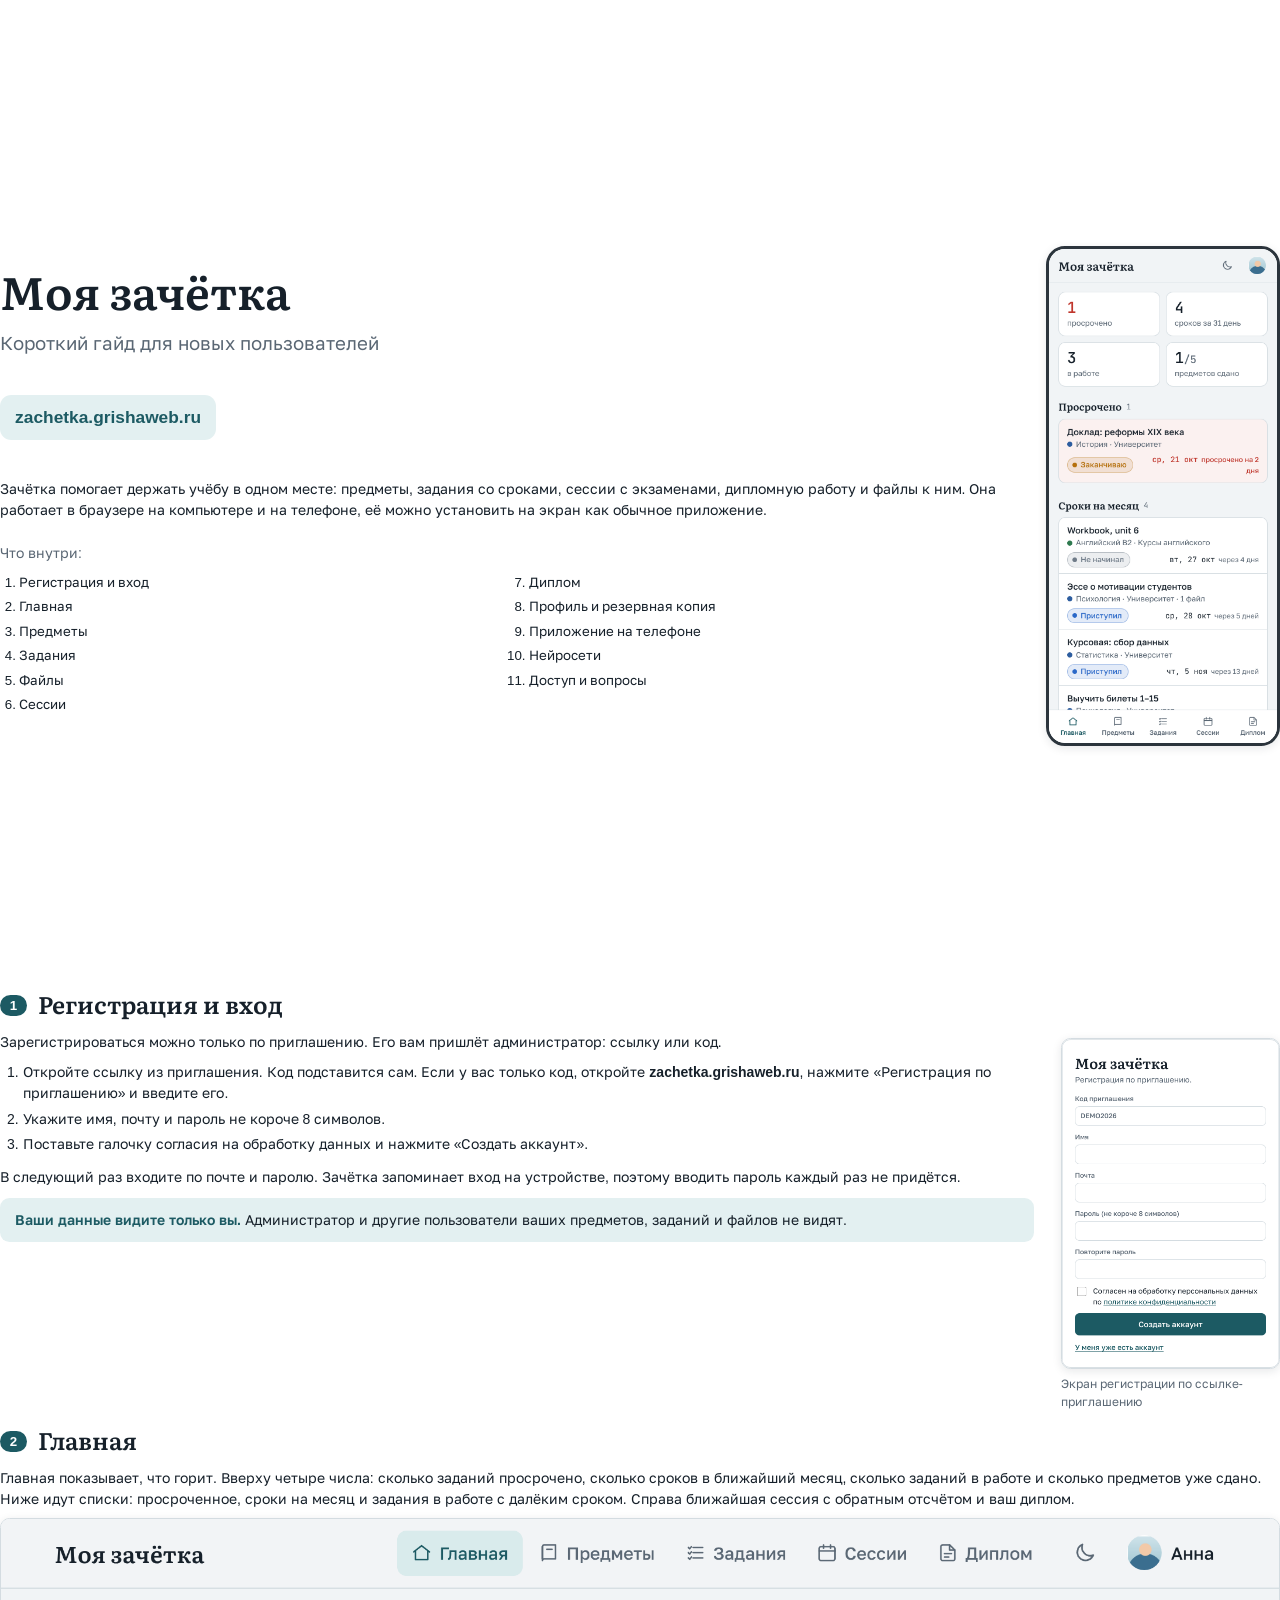
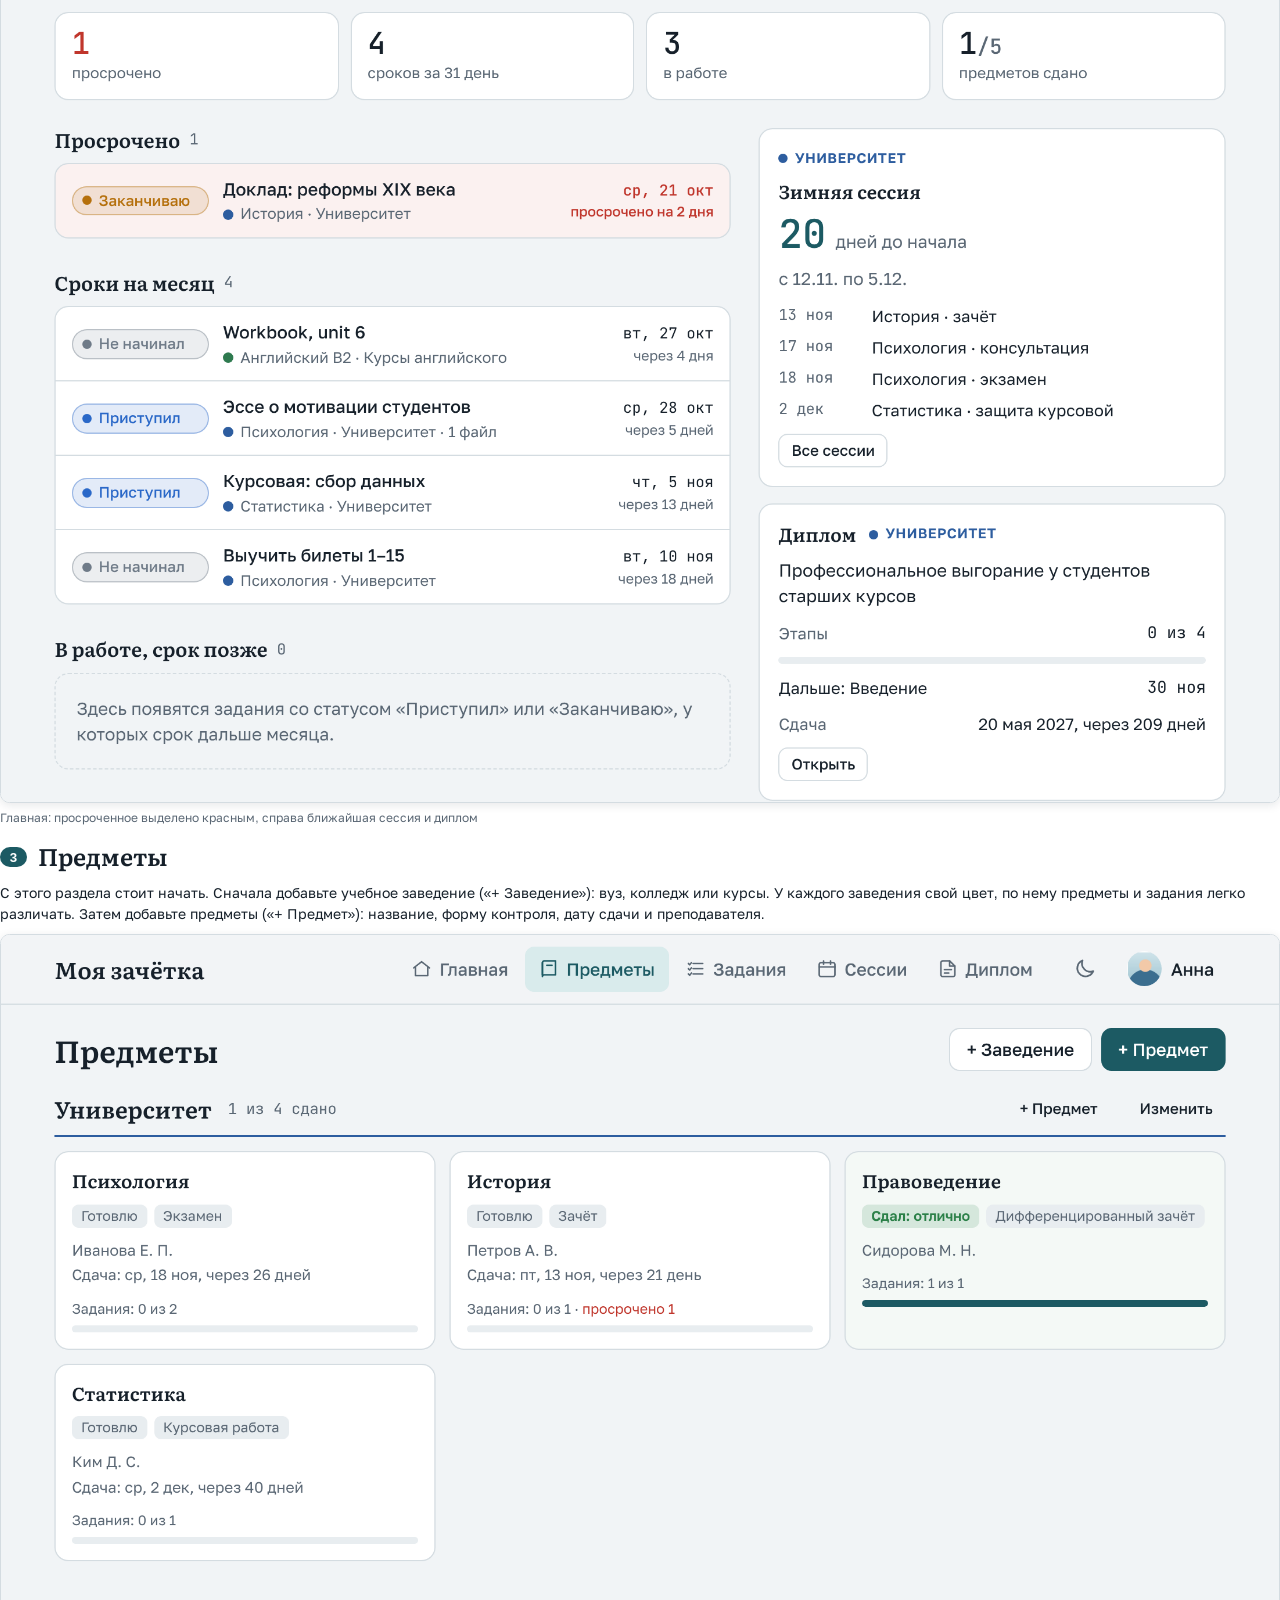
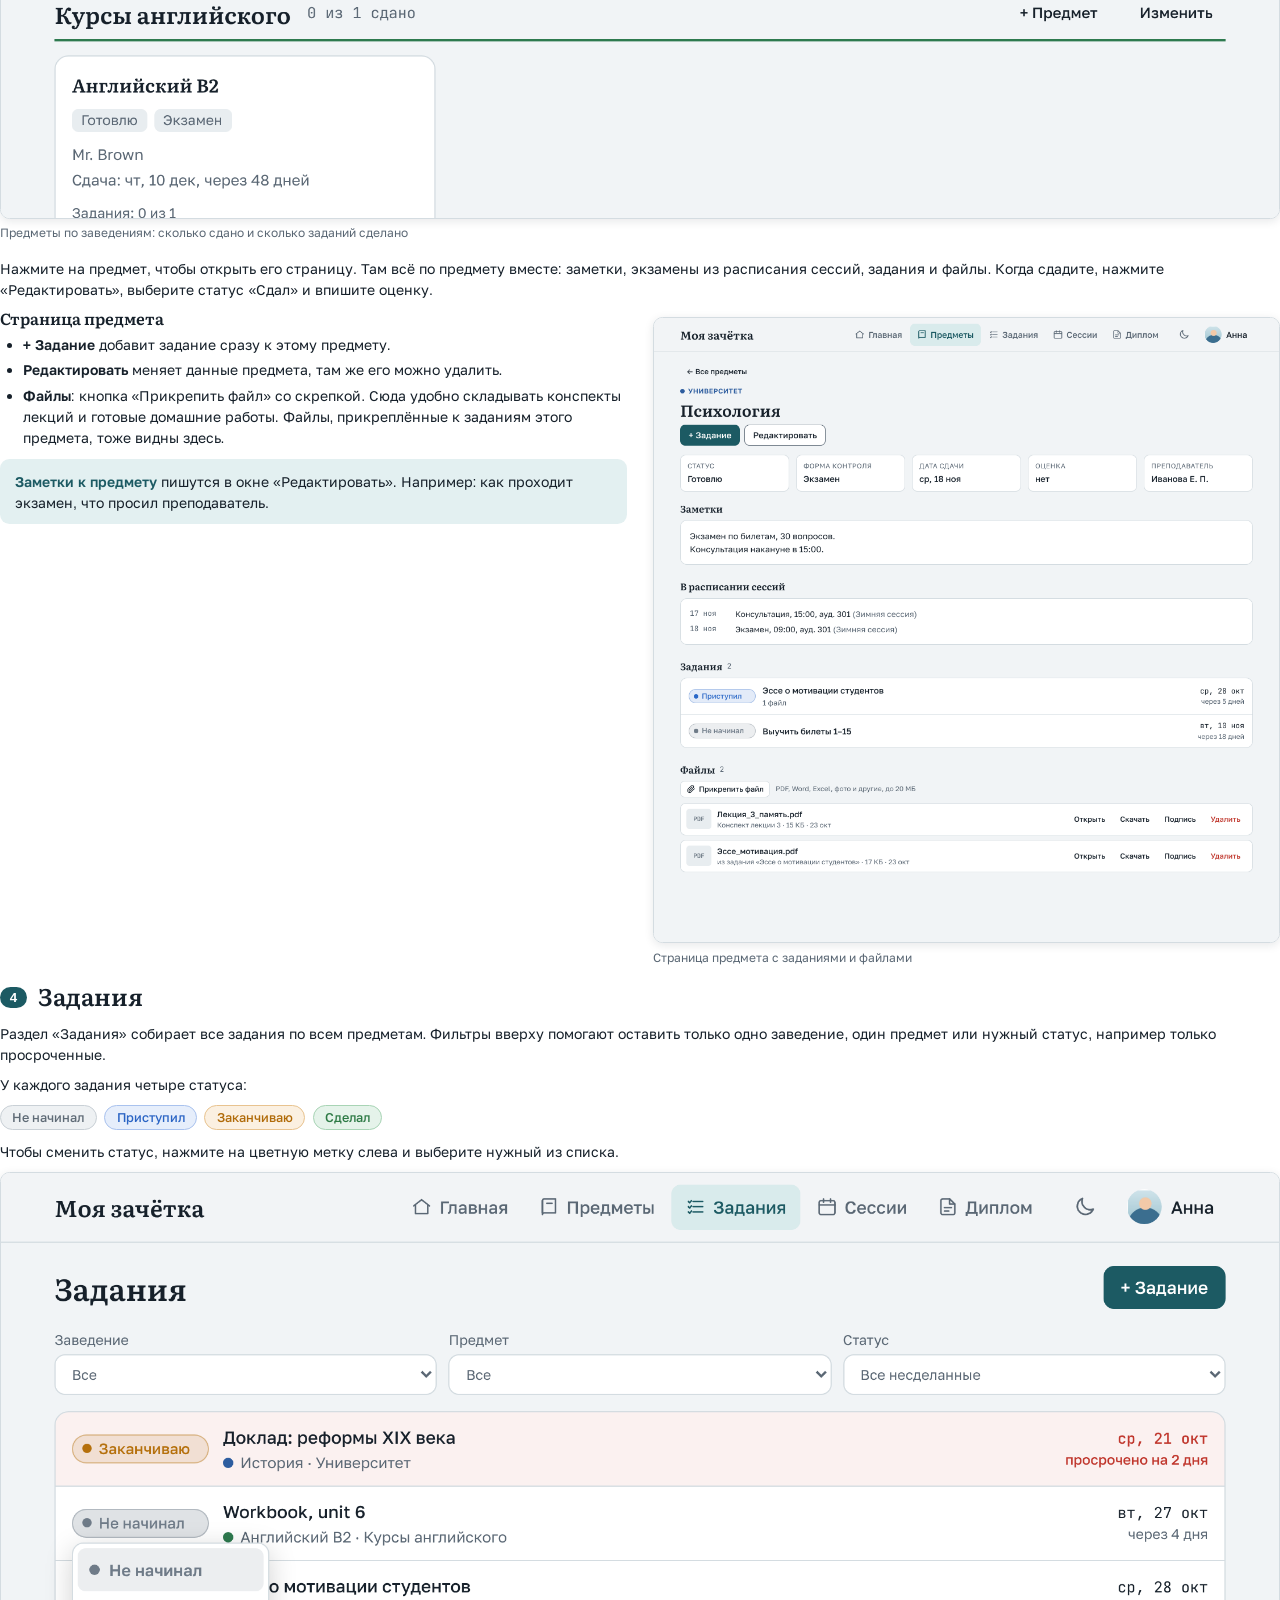
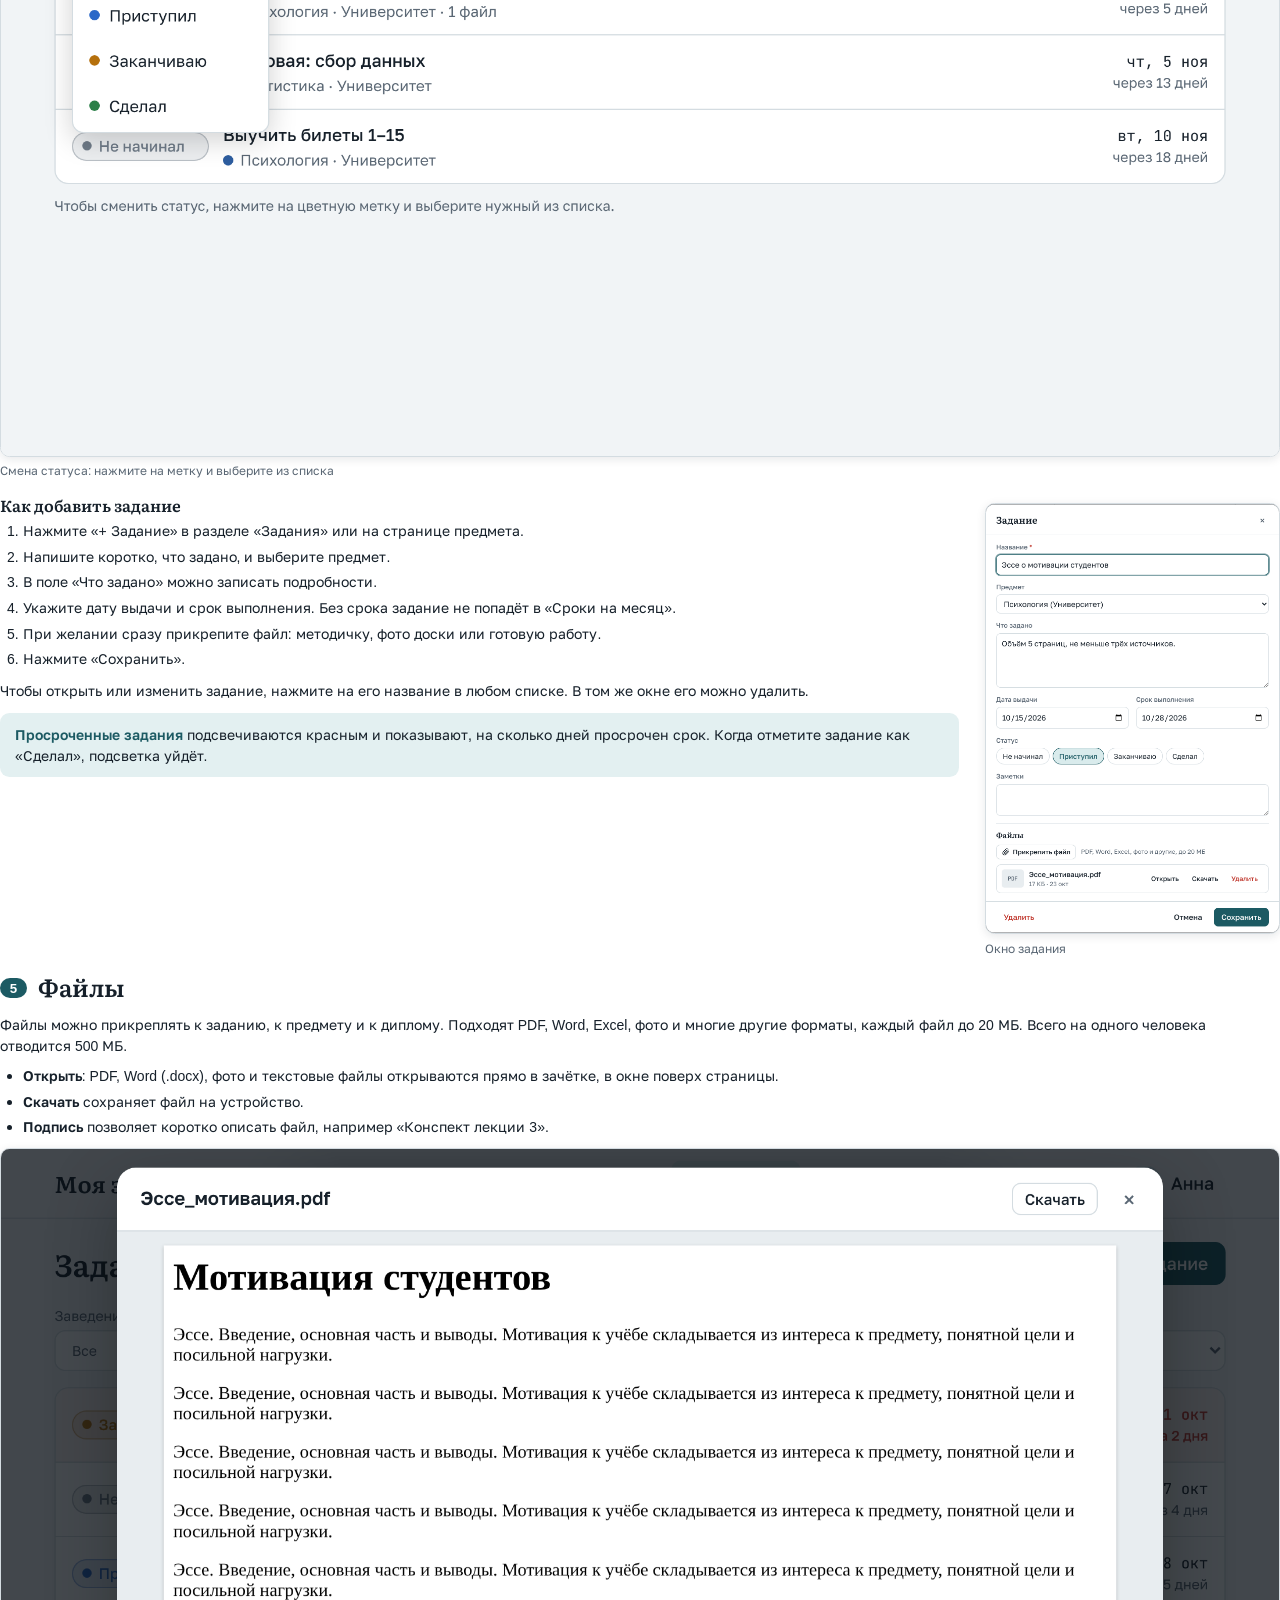
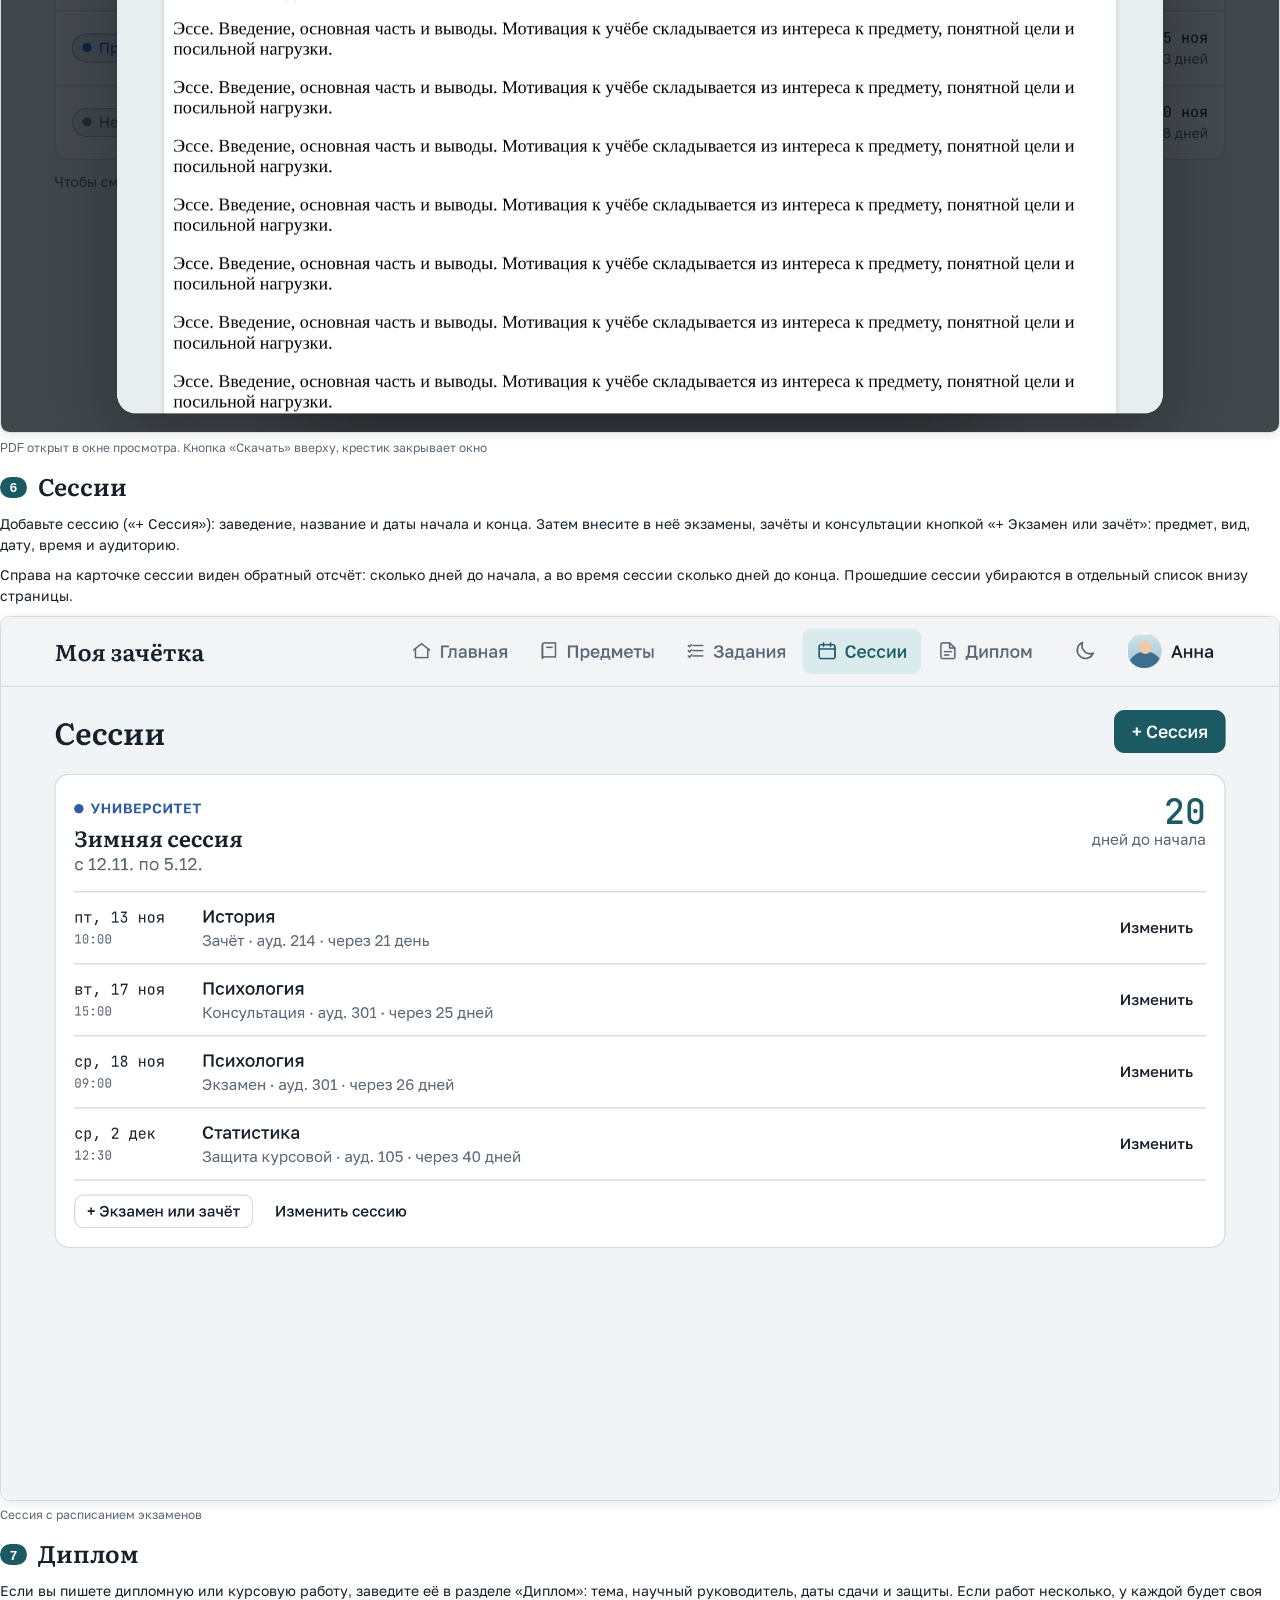
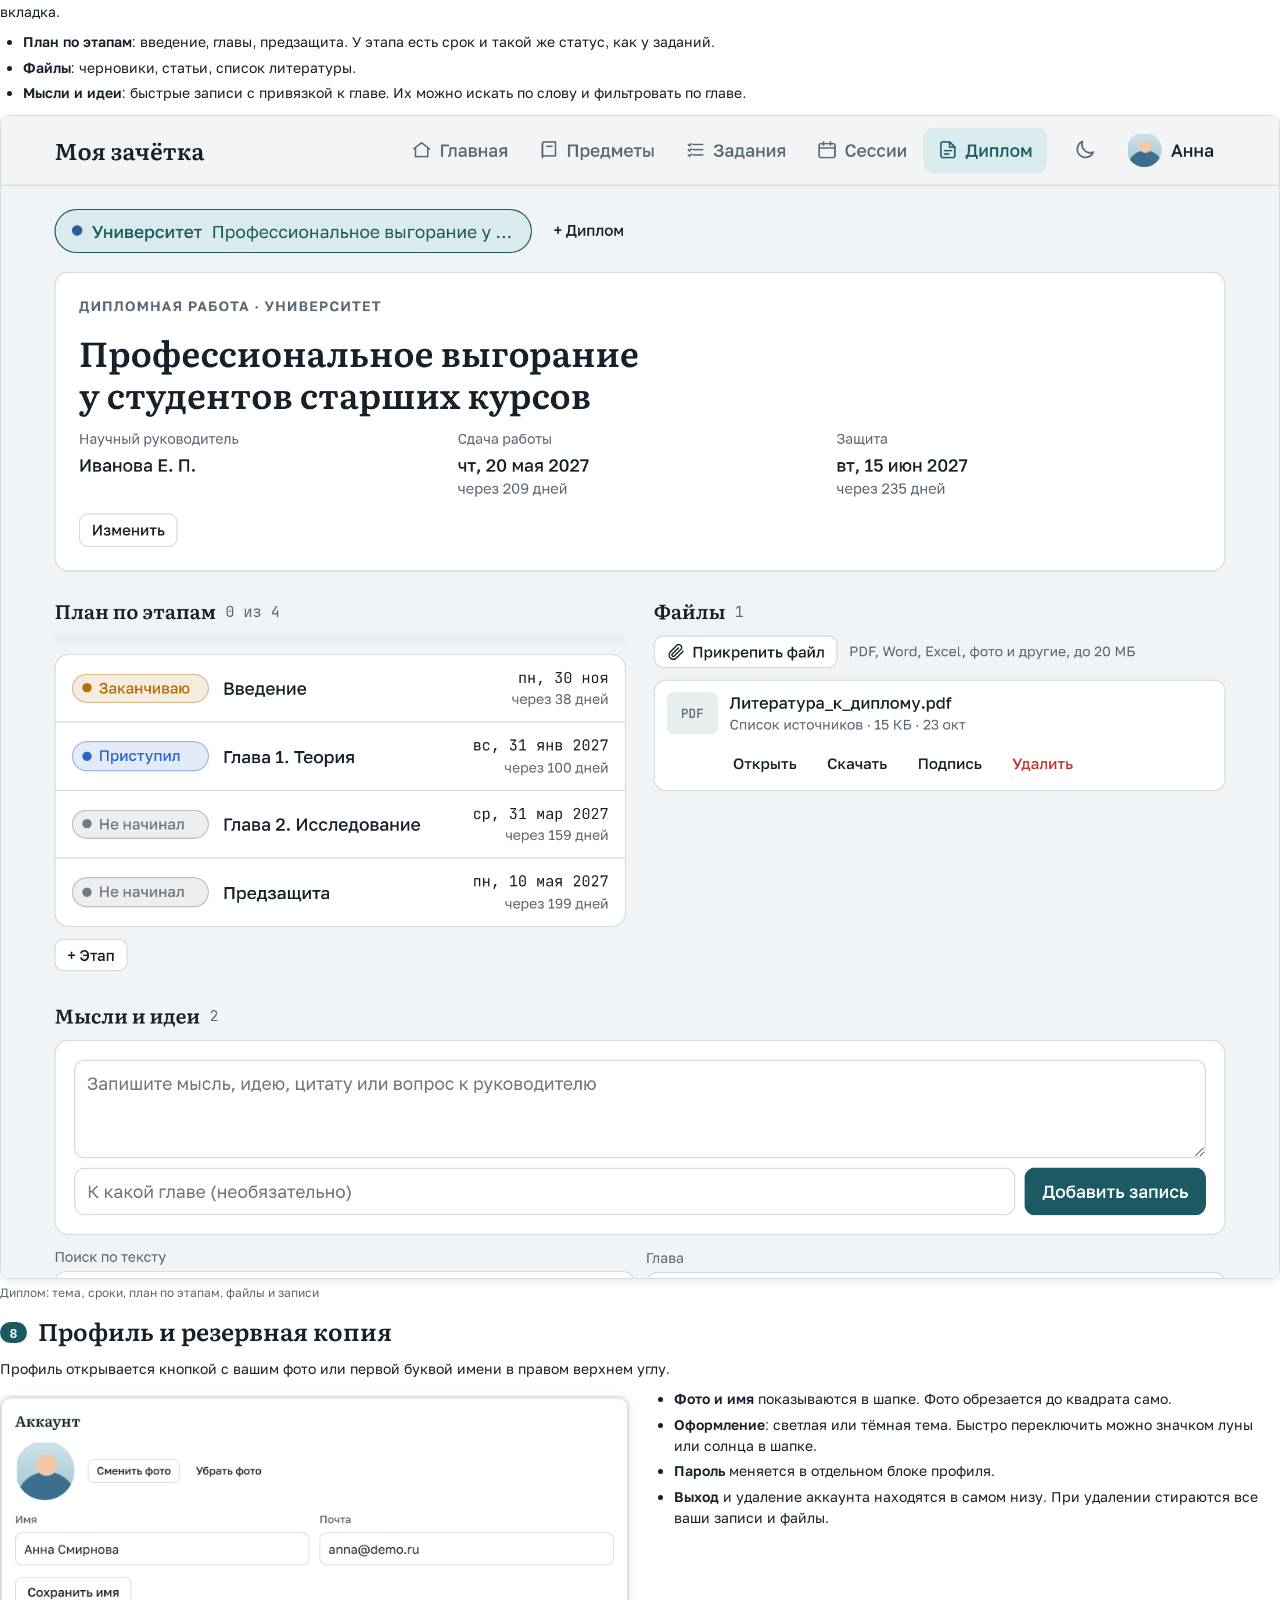
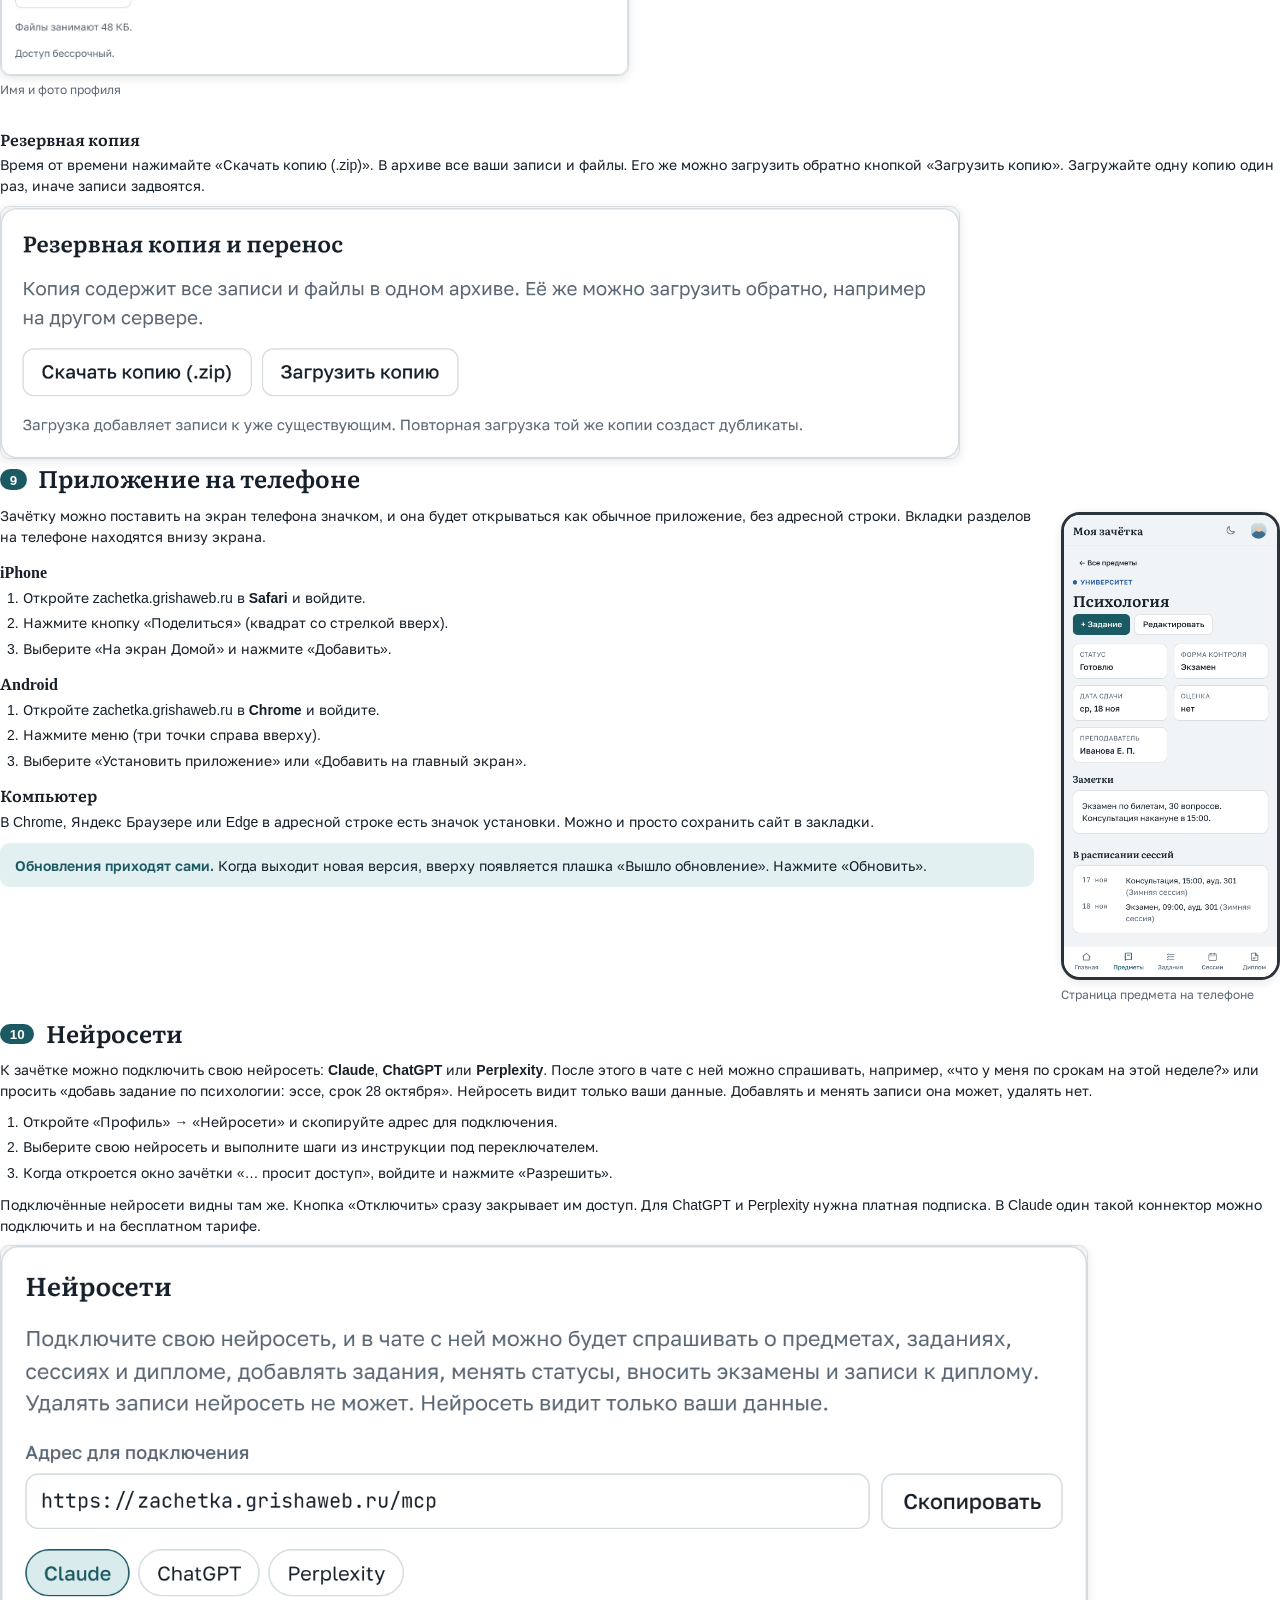
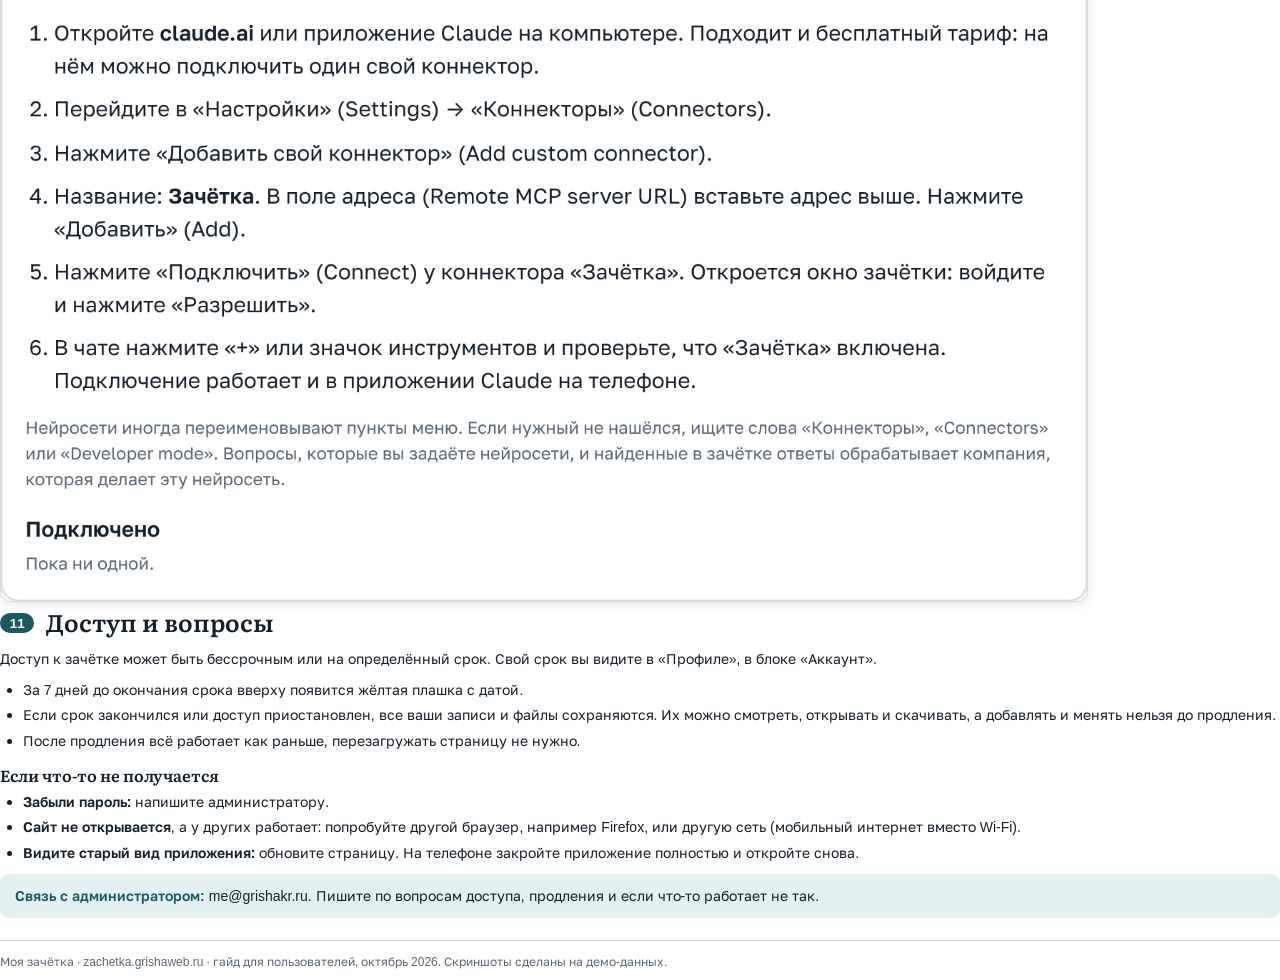
<file: docs/guide/guide.html>
<!doctype html>
<html lang="ru">
<head>
<meta charset="utf-8">
<title>Моя зачётка: гайд для новых пользователей</title>
<style>
  @font-face{font-family:Golos;font-weight:400;src:url(../../pb_public/fonts/golos-text-cyrillic-400-normal.woff2) format('woff2'),url(../../pb_public/fonts/golos-text-latin-400-normal.woff2) format('woff2')}
  @font-face{font-family:Golos;font-weight:500;src:url(../../pb_public/fonts/golos-text-cyrillic-500-normal.woff2) format('woff2'),url(../../pb_public/fonts/golos-text-latin-500-normal.woff2) format('woff2')}
  @font-face{font-family:Golos;font-weight:600;src:url(../../pb_public/fonts/golos-text-cyrillic-600-normal.woff2) format('woff2'),url(../../pb_public/fonts/golos-text-latin-600-normal.woff2) format('woff2')}
  @font-face{font-family:Literata;font-weight:600;src:url(../../pb_public/fonts/literata-cyrillic-600-normal.woff2) format('woff2'),url(../../pb_public/fonts/literata-latin-600-normal.woff2) format('woff2')}
  @page{size:A4;margin:16mm 16mm 18mm}
  :root{--accent:#1c5a63;--soft:#e3f0f1;--fg:#16202a;--muted:#5a6774;--line:#d4dce1}
  *{box-sizing:border-box}
  body{font-family:Golos,sans-serif;color:var(--fg);font-size:10.5pt;line-height:1.5;margin:0}
  h1,h2,h3{font-family:Literata,serif;font-weight:600;line-height:1.2;margin:0}
  h2{font-size:18pt;margin:0 0 3mm;display:flex;align-items:baseline;gap:3mm}
  h2 .n{font-family:Golos,sans-serif;font-size:10pt;color:#fff;background:var(--accent);border-radius:99px;padding:0.6mm 2.6mm;position:relative;top:-1mm}
  h3{font-size:12pt;margin:4mm 0 1.5mm}
  p{margin:0 0 2.5mm}
  ol,ul{margin:0 0 3mm;padding-left:6mm}
  li{margin-bottom:1.2mm}
  b{font-weight:600}
  .muted{color:var(--muted)}
  section{break-before:page}
  .cover{height:262mm;display:grid;grid-template-columns:1fr 62mm;gap:10mm;align-items:center}
  .cover h1{font-size:34pt;margin-bottom:3mm}
  .cover .sub{font-size:14pt;color:var(--muted);margin-bottom:10mm}
  .cover .url{display:inline-block;font-size:13pt;font-weight:600;color:var(--accent);background:var(--soft);border-radius:3mm;padding:2.5mm 4mm;margin-bottom:10mm}
  .toc{columns:2;column-gap:8mm;font-size:10pt;padding-left:5mm}
  .toc li{break-inside:avoid}
  .shot{display:block;width:100%;border:0.3mm solid var(--line);border-radius:2.5mm;box-shadow:0 0.6mm 2.5mm rgb(20 32 44 / .10);margin:2mm 0 1.5mm}
  .phone{width:62mm;border-radius:5mm;border:0.8mm solid #2b343c}
  .cap{font-size:9pt;color:var(--muted);margin:0 0 4mm}
  .two{display:grid;grid-template-columns:1fr 1fr;gap:6mm;align-items:start}
  .side{display:grid;grid-template-columns:1fr 70mm;gap:7mm;align-items:start}
  .side.narrow{grid-template-columns:1fr 58mm}
  .tip{background:var(--soft);border-radius:2.5mm;padding:3mm 4mm;margin:3mm 0;break-inside:avoid}
  .tip b:first-child{color:var(--accent)}
  .chips{display:flex;flex-wrap:wrap;gap:2mm;margin:1mm 0 3mm}
  .chip{border-radius:99px;padding:0.6mm 3mm;font-size:9.5pt;font-weight:500;border:0.3mm solid}
  .c1{color:#5f6b76;background:#eef1f3;border-color:#c9d0d6}
  .c2{color:#2a64c4;background:#e6eefb;border-color:#a9c2ee}
  .c3{color:#b06a08;background:#fbf0e1;border-color:#e8c38f}
  .c4{color:#2d7a45;background:#e5f3ea;border-color:#a8d4b5}
  .avoid{break-inside:avoid}
  .foot{margin-top:6mm;padding-top:3mm;border-top:0.3mm solid var(--line);font-size:9pt;color:var(--muted)}
</style>
</head>
<body>

<div class="cover">
  <div>
    <h1>Моя зачётка</h1>
    <p class="sub">Короткий гайд для новых пользователей</p>
    <div class="url">zachetka.grishaweb.ru</div>
    <p>Зачётка помогает держать учёбу в одном месте: предметы, задания со сроками, сессии с экзаменами, дипломную работу и файлы к ним. Она работает в браузере на компьютере и на телефоне, её можно установить на экран как обычное приложение.</p>
    <p class="muted" style="margin-top:6mm">Что внутри:</p>
    <ol class="toc">
      <li>Регистрация и вход</li>
      <li>Главная</li>
      <li>Предметы</li>
      <li>Задания</li>
      <li>Файлы</li>
      <li>Сессии</li>
      <li>Диплом</li>
      <li>Профиль и резервная копия</li>
      <li>Приложение на телефоне</li>
      <li>Нейросети</li>
      <li>Доступ и вопросы</li>
    </ol>
  </div>
  <img class="shot phone" src="shots/phone-home.png" alt="">
</div>

<section>
  <h2><span class="n">1</span>Регистрация и вход</h2>
  <div class="side narrow">
    <div>
      <p>Зарегистрироваться можно только по приглашению. Его вам пришлёт администратор: ссылку или код.</p>
      <ol>
        <li>Откройте ссылку из приглашения. Код подставится сам. Если у вас только код, откройте <b>zachetka.grishaweb.ru</b>, нажмите «Регистрация по приглашению» и введите его.</li>
        <li>Укажите имя, почту и пароль не короче 8 символов.</li>
        <li>Поставьте галочку согласия на обработку данных и нажмите «Создать аккаунт».</li>
      </ol>
      <p>В следующий раз входите по почте и паролю. Зачётка запоминает вход на устройстве, поэтому вводить пароль каждый раз не придётся.</p>
      <div class="tip"><b>Ваши данные видите только вы.</b> Администратор и другие пользователи ваших предметов, заданий и файлов не видят.</div>
    </div>
    <div><img class="shot" src="shots/register.png" alt=""><p class="cap">Экран регистрации по ссылке-приглашению</p></div>
  </div>

</section>

<section>
  <h2><span class="n">2</span>Главная</h2>
  <p>Главная показывает, что горит. Вверху четыре числа: сколько заданий просрочено, сколько сроков в ближайший месяц, сколько заданий в работе и сколько предметов уже сдано. Ниже идут списки: просроченное, сроки на месяц и задания в работе с далёким сроком. Справа ближайшая сессия с обратным отсчётом и ваш диплом.</p>
  <img class="shot" src="shots/home.png" alt="">
  <p class="cap">Главная: просроченное выделено красным, справа ближайшая сессия и диплом</p>
</section>

<section>
  <h2><span class="n">3</span>Предметы</h2>
  <p>С этого раздела стоит начать. Сначала добавьте учебное заведение («+ Заведение»): вуз, колледж или курсы. У каждого заведения свой цвет, по нему предметы и задания легко различать. Затем добавьте предметы («+ Предмет»): название, форму контроля, дату сдачи и преподавателя.</p>
  <img class="shot" src="shots/subjects.png" alt="">
  <p class="cap">Предметы по заведениям: сколько сдано и сколько заданий сделано</p>
  <p>Нажмите на предмет, чтобы открыть его страницу. Там всё по предмету вместе: заметки, экзамены из расписания сессий, задания и файлы. Когда сдадите, нажмите «Редактировать», выберите статус «Сдал» и впишите оценку.</p>
</section>

<section>
  <div class="side" style="grid-template-columns:1fr 1fr">
    <div>
      <h3 style="margin-top:0">Страница предмета</h3>
      <ul>
        <li><b>+ Задание</b> добавит задание сразу к этому предмету.</li>
        <li><b>Редактировать</b> меняет данные предмета, там же его можно удалить.</li>
        <li><b>Файлы</b>: кнопка «Прикрепить файл» со скрепкой. Сюда удобно складывать конспекты лекций и готовые домашние работы. Файлы, прикреплённые к заданиям этого предмета, тоже видны здесь.</li>
      </ul>
      <div class="tip"><b>Заметки к предмету</b> пишутся в окне «Редактировать». Например: как проходит экзамен, что просил преподаватель.</div>
    </div>
    <div><img class="shot" src="shots/subject.png" alt=""><p class="cap">Страница предмета с заданиями и файлами</p></div>
  </div>
</section>

<section>
  <h2><span class="n">4</span>Задания</h2>
  <p>Раздел «Задания» собирает все задания по всем предметам. Фильтры вверху помогают оставить только одно заведение, один предмет или нужный статус, например только просроченные.</p>
  <p>У каждого задания четыре статуса:</p>
  <div class="chips"><span class="chip c1">Не начинал</span><span class="chip c2">Приступил</span><span class="chip c3">Заканчиваю</span><span class="chip c4">Сделал</span></div>
  <p>Чтобы сменить статус, нажмите на цветную метку слева и выберите нужный из списка.</p>
  <img class="shot" src="shots/tasks-status.png" alt="">
  <p class="cap">Смена статуса: нажмите на метку и выберите из списка</p>
</section>

<section>
  <div class="side" style="grid-template-columns:1fr 78mm">
    <div>
      <h3 style="margin-top:0">Как добавить задание</h3>
      <ol>
        <li>Нажмите «+ Задание» в разделе «Задания» или на странице предмета.</li>
        <li>Напишите коротко, что задано, и выберите предмет.</li>
        <li>В поле «Что задано» можно записать подробности.</li>
        <li>Укажите дату выдачи и срок выполнения. Без срока задание не попадёт в «Сроки на месяц».</li>
        <li>При желании сразу прикрепите файл: методичку, фото доски или готовую работу.</li>
        <li>Нажмите «Сохранить».</li>
      </ol>
      <p>Чтобы открыть или изменить задание, нажмите на его название в любом списке. В том же окне его можно удалить.</p>
      <div class="tip"><b>Просроченные задания</b> подсвечиваются красным и показывают, на сколько дней просрочен срок. Когда отметите задание как «Сделал», подсветка уйдёт.</div>
    </div>
    <div><img class="shot" src="shots/task-dialog.png" alt=""><p class="cap">Окно задания</p></div>
  </div>

</section>

<section>
  <h2><span class="n">5</span>Файлы</h2>
  <p>Файлы можно прикреплять к заданию, к предмету и к диплому. Подходят PDF, Word, Excel, фото и многие другие форматы, каждый файл до 20 МБ. Всего на одного человека отводится 500 МБ.</p>
  <ul>
    <li><b>Открыть</b>: PDF, Word (.docx), фото и текстовые файлы открываются прямо в зачётке, в окне поверх страницы.</li>
    <li><b>Скачать</b> сохраняет файл на устройство.</li>
    <li><b>Подпись</b> позволяет коротко описать файл, например «Конспект лекции 3».</li>
  </ul>
  <img class="shot" src="shots/viewer.png" alt="">
  <p class="cap">PDF открыт в окне просмотра. Кнопка «Скачать» вверху, крестик закрывает окно</p>

</section>

<section>
  <h2><span class="n">6</span>Сессии</h2>
  <p>Добавьте сессию («+ Сессия»): заведение, название и даты начала и конца. Затем внесите в неё экзамены, зачёты и консультации кнопкой «+ Экзамен или зачёт»: предмет, вид, дату, время и аудиторию.</p>
  <p>Справа на карточке сессии виден обратный отсчёт: сколько дней до начала, а во время сессии сколько дней до конца. Прошедшие сессии убираются в отдельный список внизу страницы.</p>
  <img class="shot" src="shots/sessions.png" alt="">
  <p class="cap">Сессия с расписанием экзаменов</p>
</section>

<section>
  <h2><span class="n">7</span>Диплом</h2>
  <p>Если вы пишете дипломную или курсовую работу, заведите её в разделе «Диплом»: тема, научный руководитель, даты сдачи и защиты. Если работ несколько, у каждой будет своя вкладка.</p>
  <ul>
    <li><b>План по этапам</b>: введение, главы, предзащита. У этапа есть срок и такой же статус, как у заданий.</li>
    <li><b>Файлы</b>: черновики, статьи, список литературы.</li>
    <li><b>Мысли и идеи</b>: быстрые записи с привязкой к главе. Их можно искать по слову и фильтровать по главе.</li>
  </ul>
  <img class="shot" src="shots/thesis.png" alt="">
  <p class="cap">Диплом: тема, сроки, план по этапам, файлы и записи</p>
</section>

<section>
  <h2><span class="n">8</span>Профиль и резервная копия</h2>
  <p>Профиль открывается кнопкой с вашим фото или первой буквой имени в правом верхнем углу.</p>
  <div class="two">
    <div>
      <img class="shot" src="shots/profile-account.png" alt="">
      <p class="cap">Имя и фото профиля</p>
    </div>
    <div>
      <ul>
        <li><b>Фото и имя</b> показываются в шапке. Фото обрезается до квадрата само.</li>
        <li><b>Оформление</b>: светлая или тёмная тема. Быстро переключить можно значком луны или солнца в шапке.</li>
        <li><b>Пароль</b> меняется в отдельном блоке профиля.</li>
        <li><b>Выход</b> и удаление аккаунта находятся в самом низу. При удалении стираются все ваши записи и файлы.</li>
      </ul>
    </div>
  </div>
  <h3>Резервная копия</h3>
  <p>Время от времени нажимайте «Скачать копию (.zip)». В архиве все ваши записи и файлы. Его же можно загрузить обратно кнопкой «Загрузить копию». Загружайте одну копию один раз, иначе записи задвоятся.</p>
  <img class="shot" src="shots/profile-backup.png" alt="" style="width:75%">
</section>

<section>
  <h2><span class="n">9</span>Приложение на телефоне</h2>
  <div class="side narrow">
    <div>
      <p>Зачётку можно поставить на экран телефона значком, и она будет открываться как обычное приложение, без адресной строки. Вкладки разделов на телефоне находятся внизу экрана.</p>
      <h3>iPhone</h3>
      <ol>
        <li>Откройте zachetka.grishaweb.ru в <b>Safari</b> и войдите.</li>
        <li>Нажмите кнопку «Поделиться» (квадрат со стрелкой вверх).</li>
        <li>Выберите «На экран Домой» и нажмите «Добавить».</li>
      </ol>
      <h3>Android</h3>
      <ol>
        <li>Откройте zachetka.grishaweb.ru в <b>Chrome</b> и войдите.</li>
        <li>Нажмите меню (три точки справа вверху).</li>
        <li>Выберите «Установить приложение» или «Добавить на главный экран».</li>
      </ol>
      <h3>Компьютер</h3>
      <p>В Chrome, Яндекс Браузере или Edge в адресной строке есть значок установки. Можно и просто сохранить сайт в закладки.</p>
      <div class="tip"><b>Обновления приходят сами.</b> Когда выходит новая версия, вверху появляется плашка «Вышло обновление». Нажмите «Обновить».</div>
    </div>
    <div><img class="shot phone" src="shots/phone-subject.png" alt="" style="width:58mm"><p class="cap">Страница предмета на телефоне</p></div>
  </div>
</section>

<section>
  <h2><span class="n">10</span>Нейросети</h2>
  <p>К зачётке можно подключить свою нейросеть: <b>Claude</b>, <b>ChatGPT</b> или <b>Perplexity</b>. После этого в чате с ней можно спрашивать, например, «что у меня по срокам на этой неделе?» или просить «добавь задание по психологии: эссе, срок 28 октября». Нейросеть видит только ваши данные. Добавлять и менять записи она может, удалять нет.</p>
  <ol>
    <li>Откройте «Профиль» → «Нейросети» и скопируйте адрес для подключения.</li>
    <li>Выберите свою нейросеть и выполните шаги из инструкции под переключателем.</li>
    <li>Когда откроется окно зачётки «… просит доступ», войдите и нажмите «Разрешить».</li>
  </ol>
  <p>Подключённые нейросети видны там же. Кнопка «Отключить» сразу закрывает им доступ. Для ChatGPT и Perplexity нужна платная подписка. В Claude один такой коннектор можно подключить и на бесплатном тарифе.</p>
  <img class="shot" src="shots/profile-ai.png" alt="" style="width:85%">
</section>

<section>
  <h2><span class="n">11</span>Доступ и вопросы</h2>
  <p>Доступ к зачётке может быть бессрочным или на определённый срок. Свой срок вы видите в «Профиле», в блоке «Аккаунт».</p>
  <ul>
    <li>За 7 дней до окончания срока вверху появится жёлтая плашка с датой.</li>
    <li>Если срок закончился или доступ приостановлен, все ваши записи и файлы сохраняются. Их можно смотреть, открывать и скачивать, а добавлять и менять нельзя до продления.</li>
    <li>После продления всё работает как раньше, перезагружать страницу не нужно.</li>
  </ul>
  <h3>Если что-то не получается</h3>
  <ul>
    <li><b>Забыли пароль:</b> напишите администратору.</li>
    <li><b>Сайт не открывается</b>, а у других работает: попробуйте другой браузер, например Firefox, или другую сеть (мобильный интернет вместо Wi-Fi).</li>
    <li><b>Видите старый вид приложения:</b> обновите страницу. На телефоне закройте приложение полностью и откройте снова.</li>
  </ul>
  <div class="tip"><b>Связь с администратором:</b> me@grishakr.ru. Пишите по вопросам доступа, продления и если что-то работает не так.</div>
  <p class="foot">Моя зачётка · zachetka.grishaweb.ru · гайд для пользователей, октябрь 2026. Скриншоты сделаны на демо-данных.</p>
</section>

</body>
</html>
</file>
